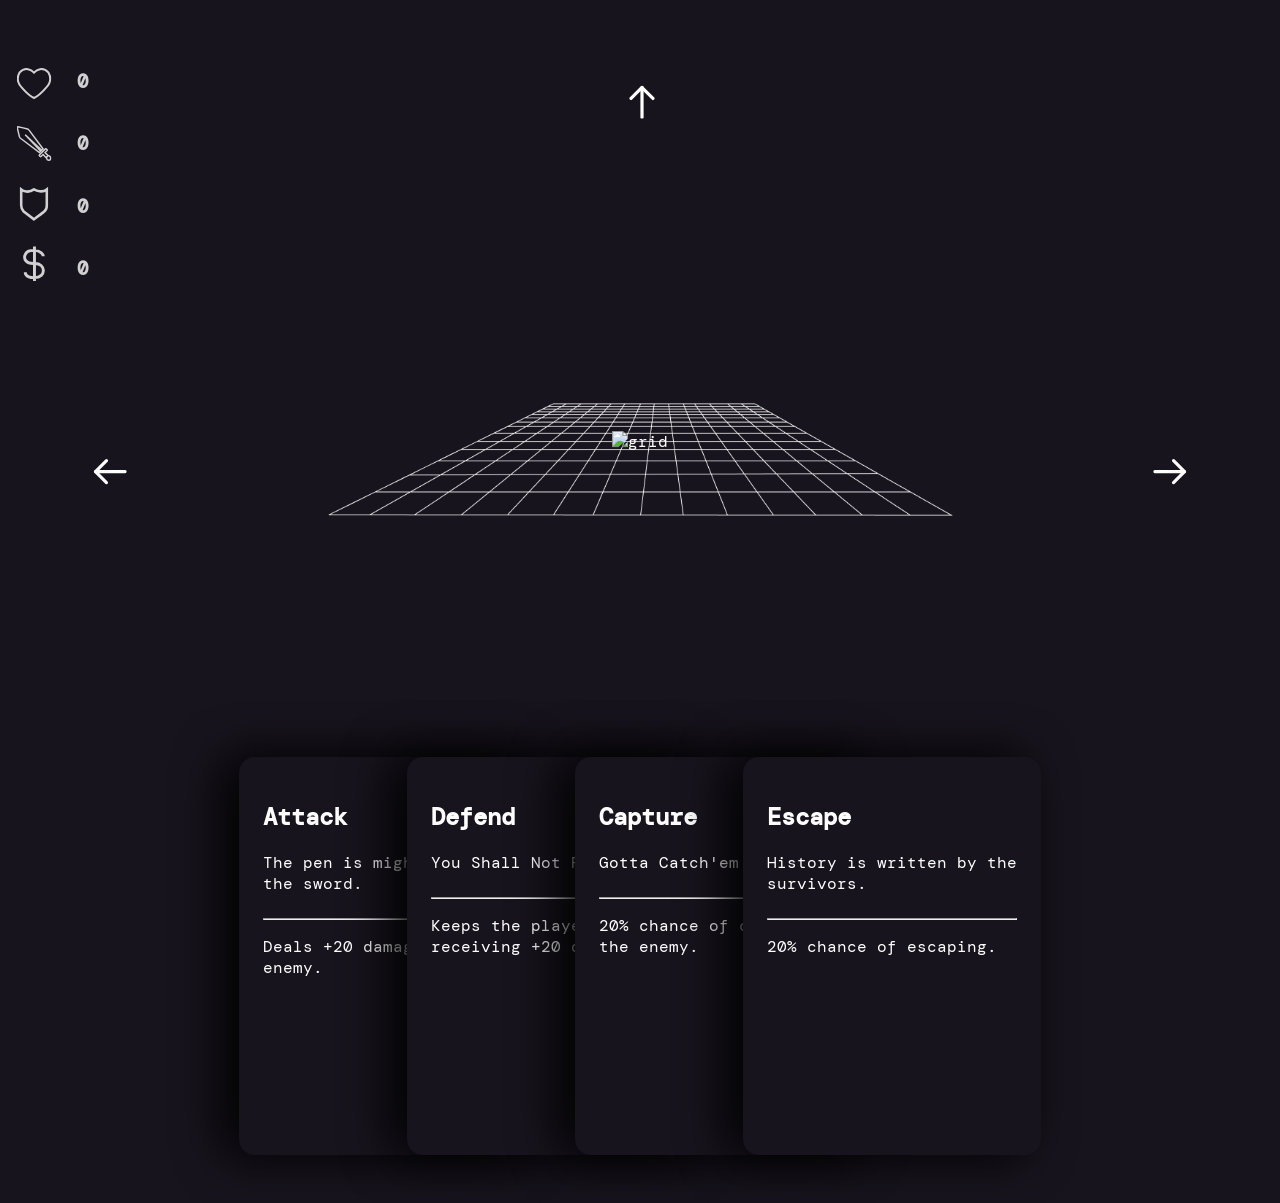
<file: public/index.html>
<!DOCTYPE html>
<html lang="en">
<head>
     <meta charset="UTF-8">
     <meta name="viewport" content="width=device-width, initial-scale=1.0">
     <title>Battle arena</title>
     <link rel="shortcut icon" href="#" />
     <link rel="stylesheet" href="style/card.css">
     <link rel="stylesheet" href="style/stats.css">
     <link rel="stylesheet" href="style/grid.css">
     <link rel="stylesheet" href="style/cardinal.css">
     
     <script src="script/player.js"></script>
     <script src="script/object.js"></script>
     <script src="script/square.js"></script>
     <script src="script/api_request.js"></script>
     <script src="script/game.js"></script>
     <script src="script/animations.js"></script>
</head>
<body>

     <img id="south" class="arrow" src="assets/arrow-up.svg" onmouseover="showPreview(this)">
     <img id="west" class="arrow" src="assets/arrow_left.svg" onmouseover="showPreview(this)">
     <img id="east" class="arrow" src="assets/arrow_right.svg" onmouseover="showPreview(this)">

     <!-- Centre de la pantalla, terreny i jugador enemic -->
     <main class="front-container">
          <div class="front-subcontainer">
               <img id="ground" src="assets/grid.png" alt="grid">
               <img id="enemy" alt="grid">
          </div>
     </main>

     <!-- Secció de les cartes avall (llista d'accions del jug.) -->
     <div id="center-bottom-cards">
          <section class="card-list">

               <article class="card">
                    <header class="card-header">
                         <h2>Attack</h2>
                         <p>The pen is mighter than the sword.</p>
                    </header>
                    <footer class="card-footer">
                         <hr>
                         <p>Deals +20 damage to the enemy.</p>
                    </footer>
               </article>

               <article class="card">
                    <header class="card-header">
                         <h2>Defend</h2>
                         <p>You Shall Not Pass!</p>
                    </header>
                    <footer class="card-footer">
                         <hr>
                         <p>Keeps the player from receiving +20 damage.</p>
                    </footer>
               </article>

               <article class="card">
                    <header class="card-header">
                         <h2>Capture</h2>
                         <p>Gotta Catch'em All!</p>
                    </header>
                    <footer class="card-footer">
                         <hr>
                         <p>20% chance of capturing the enemy.</p>
                    </footer>
               </article>

               <article class="card">
                    <header class="card-header">
                         <h2>Escape</h2>
                         <p>History is written by the survivors.</p>
                    </header>
                    <footer class="card-footer">
                         <hr>
                         <p>20% chance of escaping.</p>
                    </footer>
               </article>

          </section>
     </div>

     
     <!-- Part superior esquerre, llista de stats -->
     <aside class="stat-list">

          <section class="stat">
               <img id="heart" class="img-stat" src="assets/health.svg" alt="vp" >
               <img id="sword" class="img-stat" src="assets/sword.svg" alt="sword">
               <img id="shield" class="img-stat" src="assets/shield.svg" alt="shield">
               <img id="money" class="img-stat" src="assets/dollar.svg" alt="dollar">
          </section>

          <section class="stat">
               <h3 id="vp-stat">0</h3>
               <h3 id="attack-stat">0</h3>
               <h3 id="defense-stat">0</h3>
               <h3 id="money-stat">0</h3>
          </section>

     </aside>
</body>
</html>
</file>
<file: public/style/card.css>
/* Higly inspired by url(https://www.youtube.com/watch?v=29deL9MFfWc) and css tricks. */

@import url('https://fonts.googleapis.com/css2?family=DM+Mono:wght@300;400;500&display=swap');

/* Prevents the body from scrolling */
html, body {height: 100%; overflow: hidden}

body {
     padding: 0;
     margin: 0;
     background-color: #17141d;
     color: white;
     font-family: 'DM Mono', monospace;
}

#center-bottom-cards {
     position: absolute;
     left: 50%;
     bottom: 0px;
     transform: translate(-50%, 50%);
     margin: auto;
     
     background-color: #17141d;
}

.card-list {
     display: flex;
     padding: 10rem 10rem 3rem 10rem;
     overflow-x: scroll;
}

.card {
     display: flex;
     position: relative;
     flex-direction: column;
     height: 350px;
     width: 250px;
     min-width: 250px;
     padding: 1.5rem;

     border-radius: 16px;
     background: #17141d;
     box-shadow: -1rem 0 3rem #000;

     transition: .3s;
}

.card:hover {
     transform: translateY(-8rem);
}

/* ~ General Sibling Combinator takes all the siblings after the one selected without including the selected*/
.card:hover~.card {
     transform: translateX(130px);
}

/* :not do the opposite */
.card:not(:first-child) {
     margin-left: -130px;
}
</file>
<file: public/style/stats.css>
.stat-list {
     display: flex;
     position: absolute;

     left: 10px;
     top: 50px;
     width: 7%;
     height: 300px;

     opacity: 0.8;
}

.stat {
     display: flex;
     flex-direction: column;
     align-items: center;
     height: 300px;
     width: 5rem;
     min-width: 3rem;
}

.img-stat{
     height: 50px;
     width: 50px;
     transform: scale(0.7);
     padding-top: 10px;

     transition: .2s ease-in-out;
}

/* Animació que quan s'activa fa un puls al element aplicat */
.pulse {
     transition: .2s ease-in;
     transform: scale(0.9);
}
</file>
<file: public/style/grid.css>
.front-container {
     display: flex;
     height: 100%;
     justify-content: center;
     align-items: center;
} 

.front-subcontainer {
     position: relative;
     animation: movement 7s infinite;
}

#ground {
     position: relative;
     top: 0;
     left: 0;
     max-width: 625px;
     padding-top: 1.5rem;
}

#enemy {
     position: absolute;
     left: 50%;
     bottom: 50%;
     max-height: 250px;
     max-width: 500px;

     transform: translate(-50%, 10%);
}

/* With this the front-subcontainer and all its contents
move from side to side. */
@keyframes movement {
     0%,
     100% {
          left: 0;
     }

     50% {
          left: 20px;
     }
}
</file>
<file: public/style/cardinal.css>
#south {
     position: absolute;
     left: 45%;
     top: 2%;
     
}

#east {
     position: absolute;
     right: 2%;
     top: 45%;
}

#west {
     position: absolute;
     left: 2%;
     top: 45%;
}

.arrow {
     transform: scale(0.2);
     transition: .2s ease-in-out;
}

.arrow:hover {
     transform: scale(.55);
}

.transparent {
     opacity: 0;
}
</file>
